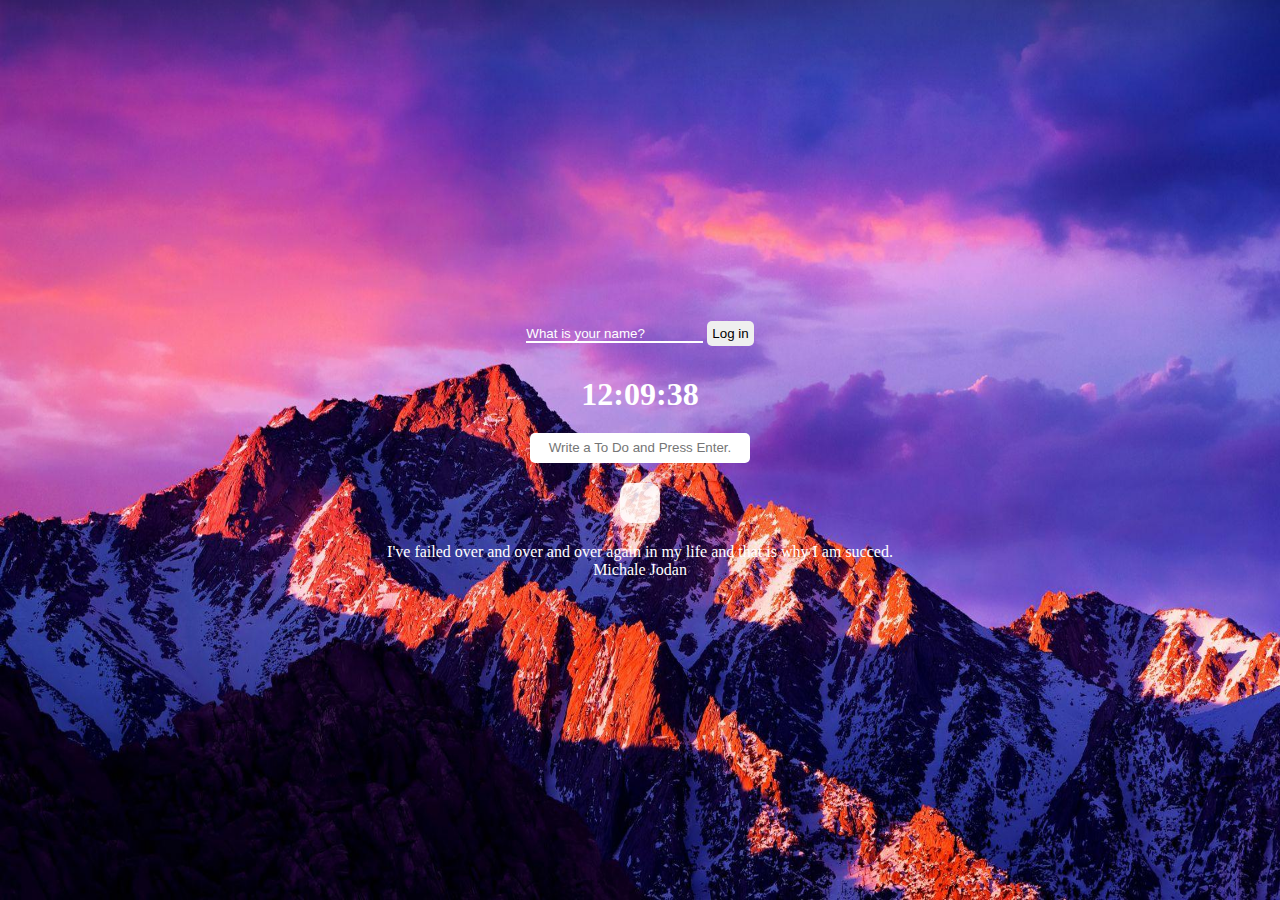
<file: index.html>
<!DOCTYPE html>
<html lang="en">
<head>
    <meta charset="UTF-8">
    <meta http-equiv="X-UA-Compatible" content="IE=edge">
    <link rel="stylesheet" href="css/style.css">
    <title>To do list</title>
</head>
<body>
    <div id="wrap">
        <form id="login-form" class="hidden">
            <input requiredmaxlength="15" type="text" placeholder="What is your name?">
            <input type="submit" value="Log in">
        </form>
        <h1 id="greeting" class="hidden"></h1>
        <h2 id="clock">00:00:00</h2>
        <form id="todo-form">
            <input type="text" placeholder=" Write a To Do and Press Enter. " required>
        </form>
        <ul id="todo-list"></ul>
        <div id="quote">
            <span></span><br>
            <span></span>
        </div>
        <div id="weather">
            <span></span>
            <span></span>
        </div>
    </div>
    <input class="remove hidden" type="button" value="Change User Name">
    <script src="js/greeting.js"></script>
    <script src="js/clock.js"></script>
    <script src="js/quotes.js"></script>
    <script src="js/background.js "></script>
    <script src="js/todo.js"></script>
    <script src="js/weather.js"></script>
</body>
</html>
</file>
<file: css/style.css>
* {
    margin: 0;
    padding: 0;
}
body {
    width: 100%;
    text-align: center;
    color: #fff;
}
#wrap {
    height: 100vh;
    display: flex;
    flex-direction: column;
    justify-content: center;
    align-items: center;
}
ul li {
    list-style: none;
}
.hidden {
    display: none;
}
img {
    width: 100%;
    height: 100vh;
    position: absolute;
    top: 0;
    left: 0;
    z-index: -1;
}
#login-form {
    margin-bottom: 30px;
    text-align: center;
}
#login-form > input:first-child {
    border: none;
    border-bottom: 2px solid #fff;
    background: none;
}
#login-form > input::placeholder {
    color: #fff;
}
#login-form input[type=submit]{
    border: none;
    border-radius: 5px;
    padding: 5px;
}
#greeting {
    font-size: 48px;
    padding-bottom: 10px;
}
#clock {
    font-size: 32px;
    padding-bottom: 20px;
}
#todo-form input {
    width: 220px;
    height: 30px;
    border-radius: 5px;
    border: none;
    text-align: center;
    line-height: 30px;
    margin-bottom: 20px;
}
#todo-list {
    background: rgb(255, 255, 255,.8);
    color: #222;
    border-radius: 10px;
    padding: 20px;
    margin-bottom: 20px;
    text-align: left;
}
#todo-list li {
    list-style:disc;
}
</file>
